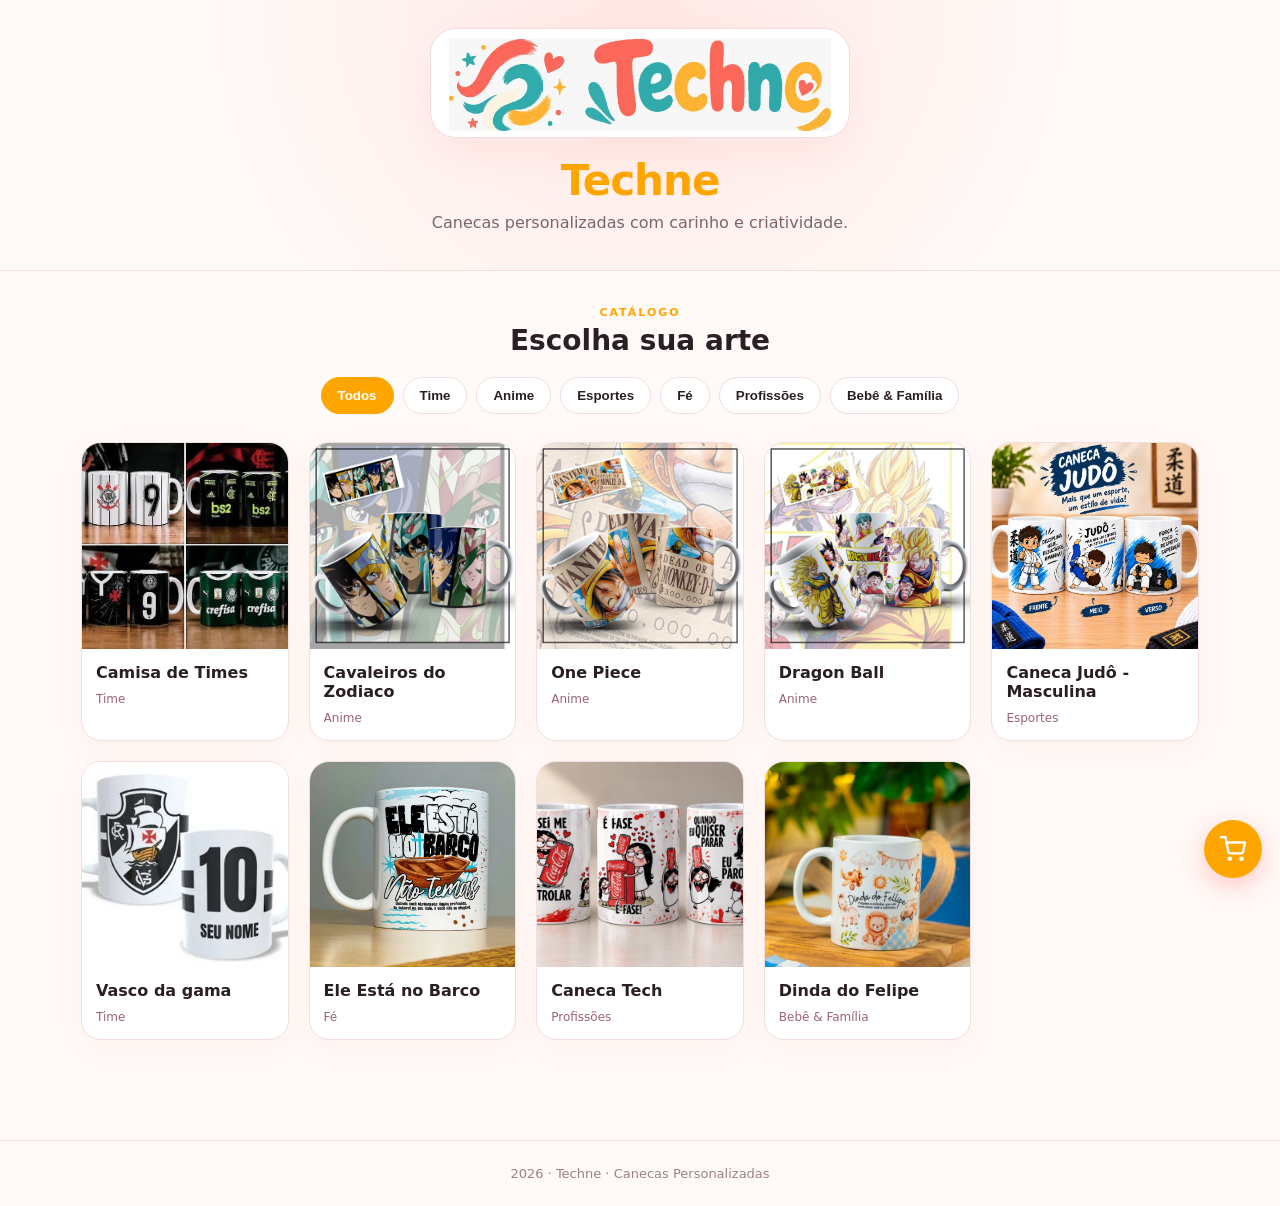
<file: index.html>
<!doctype html>
<html lang="pt-BR">
<head>
<meta charset="utf-8">
<meta name="viewport" content="width=device-width,initial-scale=1">
<meta name="theme-color" content="#FB675B">
<title>Techne · Canecas Personalizadas</title>
<link rel="stylesheet" href="style.css">
</head>
<body>
<header class="hero">
  <div class="logo-card"><img id="logo" src="assets/logo.png" alt="Logo Techne"></div>
  <h1 id="store-name">Techne</h1>
  <p id="subtitle">Canecas personalizadas com carinho e criatividade.</p>
</header>

<main class="container">
  <div class="section-head">
    <div>
      <span class="eyebrow">CATÁLOGO</span>
      <h2>Escolha sua arte</h2>
    </div>
  </div>
  <nav id="filters" class="filters"></nav>
  <section id="catalog" class="grid"></section>
  <div id="empty" class="empty" hidden>Nenhuma caneca encontrada nesse tema.</div>
</main>

<!-- Botão flutuante do carrinho -->
<button id="cart-fab" class="cart-fab" aria-label="Abrir carrinho">
  <svg viewBox="0 0 24 24" width="26" height="26" fill="none" stroke="currentColor" stroke-width="2.2" stroke-linecap="round" stroke-linejoin="round">
    <circle cx="9" cy="21" r="1"/><circle cx="20" cy="21" r="1"/>
    <path d="M1 1h4l2.68 13.39a2 2 0 0 0 2 1.61h9.72a2 2 0 0 0 2-1.61L23 6H6"/>
  </svg>
  <span id="cart-count" class="cart-count" hidden>0</span>
</button>

<!-- Modal do produto -->
<div id="modal" class="modal" hidden>
  <div class="modal-card">
    <button class="close" aria-label="Fechar">×</button>
    <img id="modal-img" alt="">
    <div class="modal-info">
      <span id="modal-theme" class="pill"></span>
      <h2 id="modal-title"></h2>
      <p id="modal-description"></p>
      <p class="price-hint">A partir de R$ 28,00 · preço cai conforme a quantidade</p>
      <div class="qty-row">
        <button type="button" class="qty-btn" id="modal-minus">−</button>
        <span id="modal-qty">1</span>
        <button type="button" class="qty-btn" id="modal-plus">+</button>
      </div>
      <button type="button" class="button add-btn" id="modal-add">Adicionar ao carrinho</button>
    </div>
  </div>
</div>

<!-- Modal do carrinho -->
<div id="cart-modal" class="modal" hidden>
  <div class="modal-card cart-card">
    <button class="close" id="cart-close" aria-label="Fechar">×</button>
    <div class="cart-header">
      <h2>Seu carrinho</h2>
      <p id="cart-tiers">1 un = R$35 · 2–6 = R$32 · 7–10 = R$30 · 11+ = R$28</p>
    </div>
    <div id="cart-items" class="cart-items"></div>
    <div id="cart-empty" class="cart-empty" hidden>Seu carrinho está vazio.</div>
    <div class="cart-footer">
      <div class="cart-total">
        <span>Total</span>
        <strong id="cart-total-value">R$ 0,00</strong>
      </div>
      <p class="unit-price" id="unit-price-info"></p>
      <div class="seller-choice">
        <span>Escolha o vendedor:</span>
        <div class="seller-btns">
          <button type="button" class="seller-btn active" data-seller="1" id="seller1-btn">Vendedor 1</button>
          <button type="button" class="seller-btn" data-seller="2" id="seller2-btn">Vendedor 2</button>
        </div>
      </div>
      <button type="button" class="button whatsapp-btn" id="send-whatsapp" disabled>Enviar pedido pelo WhatsApp</button>
    </div>
  </div>
</div>

<footer><span id="year"></span> · Techne · Canecas Personalizadas</footer>
<script src="app.js"></script>
</body>
</html>
</file>
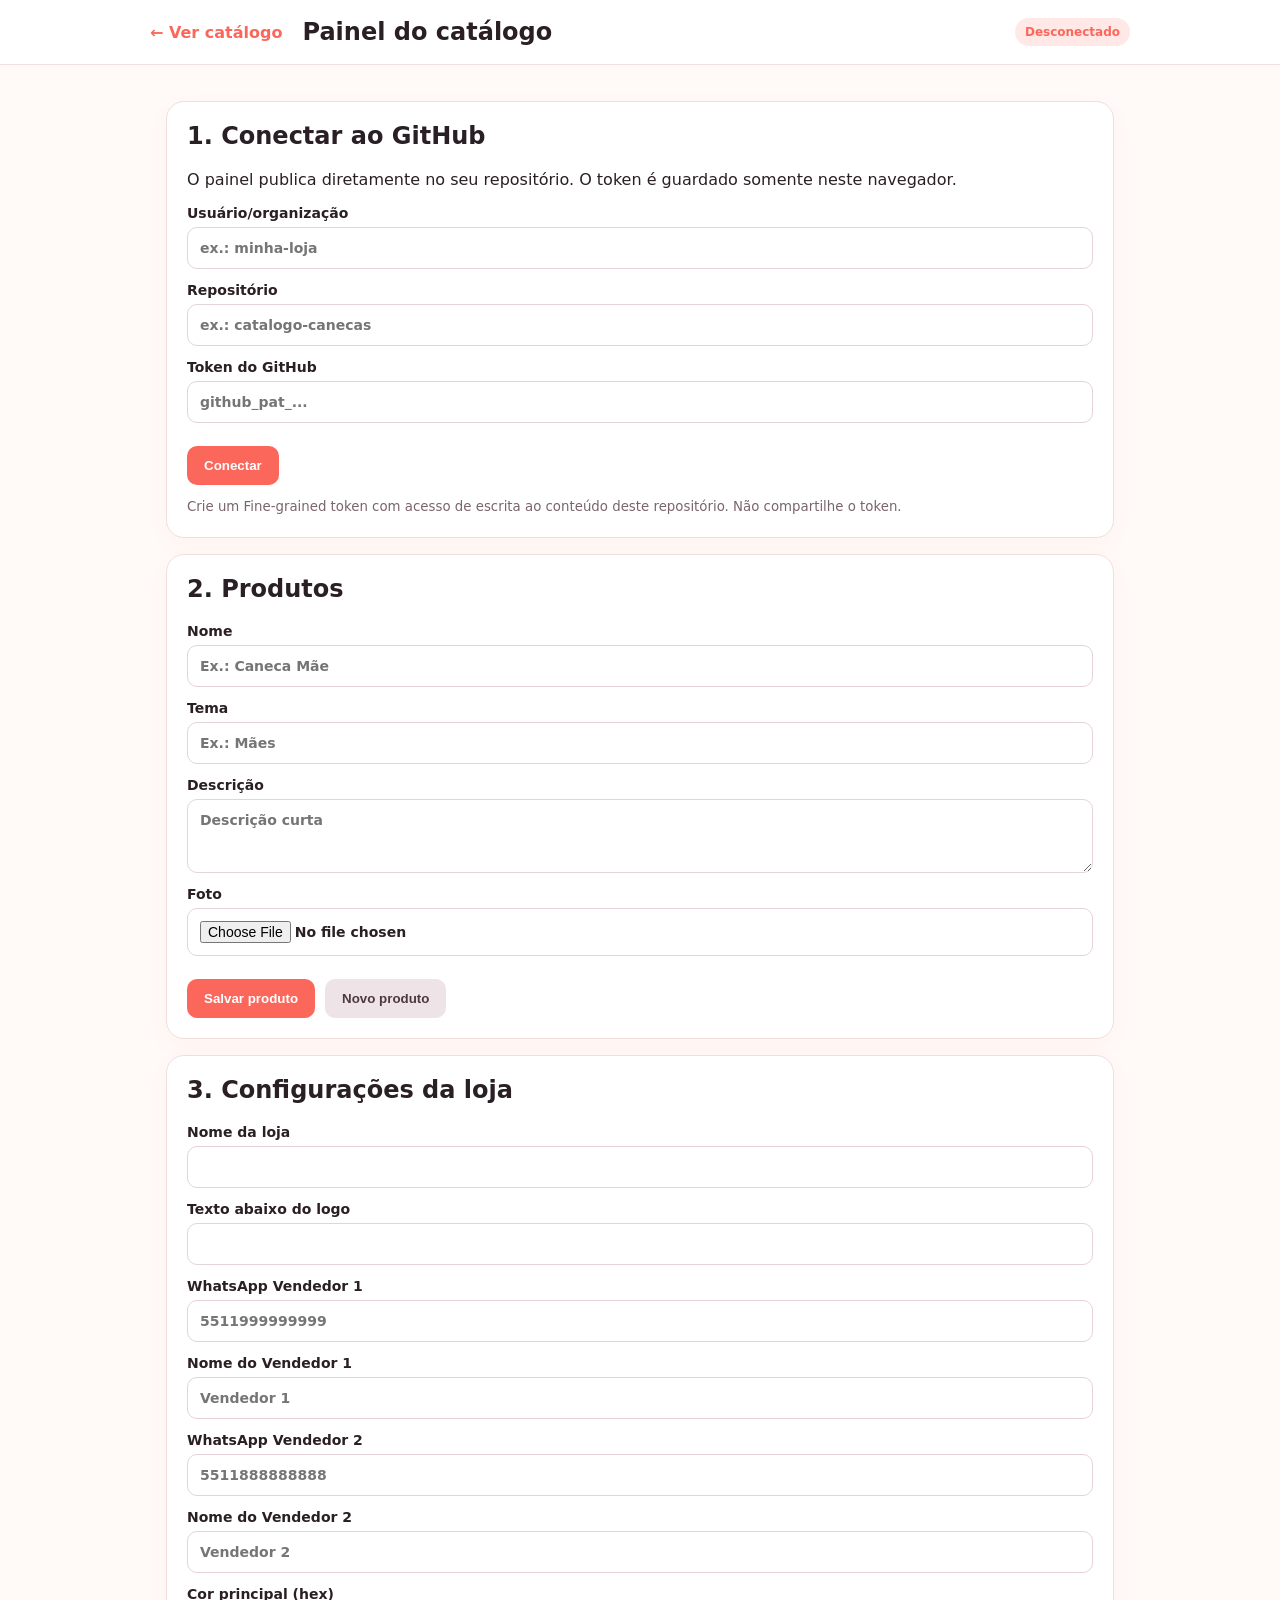
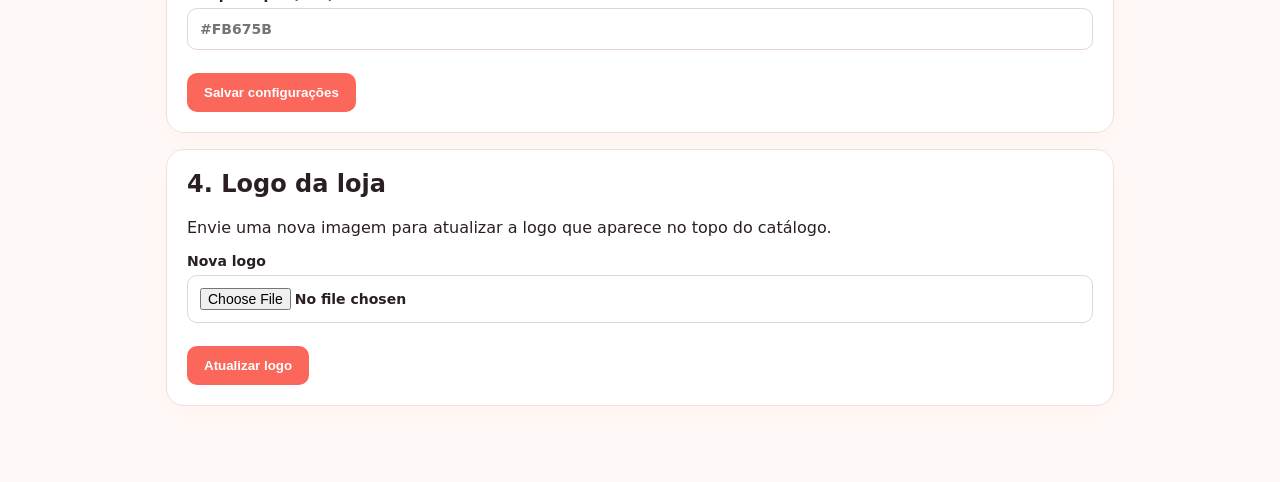
<file: admin.html>
<!doctype html>
<html lang="pt-BR">
<head>
<meta charset="utf-8">
<meta name="viewport" content="width=device-width,initial-scale=1">
<meta name="theme-color" content="#FB675B">
<title>Painel · Techne</title>
<link rel="stylesheet" href="admin.css">
</head>
<body>
<header>
  <a href="./">← Ver catálogo</a>
  <h1>Painel do catálogo</h1>
  <span id="status">Desconectado</span>
</header>
<main>
  <section class="box" id="connection">
    <h2>1. Conectar ao GitHub</h2>
    <p>O painel publica diretamente no seu repositório. O token é guardado somente neste navegador.</p>
    <label>Usuário/organização <input id="owner" placeholder="ex.: minha-loja"></label>
    <label>Repositório <input id="repo" placeholder="ex.: catalogo-canecas"></label>
    <label>Token do GitHub <input id="token" type="password" placeholder="github_pat_..."></label>
    <button id="connect">Conectar</button>
    <small>Crie um Fine-grained token com acesso de escrita ao conteúdo deste repositório. Não compartilhe o token.</small>
  </section>

  <section class="box">
    <h2>2. Produtos</h2>
    <form id="product-form">
      <input type="hidden" id="pid">
      <input type="hidden" id="oldimage">
      <label>Nome <input id="title" required placeholder="Ex.: Caneca Mãe"></label>
      <label>Tema <input id="theme" required placeholder="Ex.: Mães"></label>
      <label>Descrição <textarea id="description" rows="3" placeholder="Descrição curta"></textarea></label>
      <label>Foto <input id="photo" type="file" accept="image/*"></label>
      <div class="preview"><img id="preview"></div>
      <div class="row">
        <button type="submit">Salvar produto</button>
        <button type="button" class="secondary" id="clear">Novo produto</button>
      </div>
    </form>
    <div id="products"></div>
  </section>

  <section class="box">
    <h2>3. Configurações da loja</h2>
    <label>Nome da loja <input id="storeName"></label>
    <label>Texto abaixo do logo <input id="subtitle"></label>
    <label>WhatsApp Vendedor 1 <input id="whatsapp1" placeholder="5511999999999"></label>
    <label>Nome do Vendedor 1 <input id="seller1Name" placeholder="Vendedor 1"></label>
    <label>WhatsApp Vendedor 2 <input id="whatsapp2" placeholder="5511888888888"></label>
    <label>Nome do Vendedor 2 <input id="seller2Name" placeholder="Vendedor 2"></label>
    <label>Cor principal (hex) <input id="primaryColor" placeholder="#FB675B"></label>
    <button id="saveconfig">Salvar configurações</button>
  </section>

  <section class="box">
    <h2>4. Logo da loja</h2>
    <p>Envie uma nova imagem para atualizar a logo que aparece no topo do catálogo.</p>
    <label>Nova logo <input id="logo-file" type="file" accept="image/*"></label>
    <div class="preview"><img id="logo-preview" style="max-height:80px"></div>
    <button id="save-logo">Atualizar logo</button>
  </section>
</main>
<script src="admin.js"></script>
</body>
</html>
</file>
<file: style.css>
:root {
  --coral: #FB675B;
  --teal: #2AA8A9;
  --yellow: #F9C74F;
  --pink: #FB675B;
  --pink2: #FFE8E5;
  --ink: #2A1F24;
  --muted: #7A656C;
  --bg: #FFF9F7;
  --card: #fff;
  --line: #F0DFDC;
  --success: #25D366;
}

* { box-sizing: border-box; }
html { scroll-behavior: smooth; }
body {
  margin: 0;
  background: var(--bg);
  color: var(--ink);
  font-family: Inter, system-ui, -apple-system, Segoe UI, Arial, sans-serif;
}

/* Hero */
.hero {
  text-align: center;
  padding: 28px 16px 38px;
  background: radial-gradient(circle at 50% 0, #FFE8E5 0%, #FFF9F7 62%);
  border-bottom: 1px solid var(--line);
}
.logo-card {
  width: min(420px, 90vw);
  height: 110px;
  margin: 0 auto 18px;
  background: #fff;
  border: 1px solid var(--line);
  border-radius: 26px;
  display: grid;
  place-items: center;
  overflow: hidden;
  box-shadow: 0 15px 40px #FB675B15;
  padding: 10px 18px;
}
.logo-card img {
  width: 100%;
  height: 100%;
  object-fit: contain;
}
.hero h1 {
  margin: 0;
  font-size: clamp(27px, 6vw, 42px);
  letter-spacing: -1px;
  color: var(--coral);
}
.hero p { margin: 8px 0 0; color: var(--muted); }

/* Layout */
.container {
  max-width: 1150px;
  margin: auto;
  padding: 30px 16px 100px;
}
.section-head {
  display: flex;
  justify-content: center;
  text-align: center;
}
.eyebrow {
  font-size: 11px;
  letter-spacing: 2px;
  color: var(--coral);
  font-weight: 900;
}
.section-head h2 { margin: 4px 0 20px; font-size: 28px; }

/* Filters */
.filters {
  display: flex;
  gap: 9px;
  justify-content: center;
  flex-wrap: wrap;
  margin: 0 0 28px;
}
.filter {
  border: 1px solid var(--line);
  background: #fff;
  color: var(--ink);
  border-radius: 999px;
  padding: 10px 16px;
  font-weight: 800;
  cursor: pointer;
  transition: .18s;
}
.filter:hover, .filter.active {
  background: var(--coral);
  border-color: var(--coral);
  color: #fff;
}

/* Grid */
.grid {
  display: grid;
  grid-template-columns: repeat(auto-fill, minmax(205px, 1fr));
  gap: 20px;
}
.card {
  background: #fff;
  border: 1px solid var(--line);
  border-radius: 20px;
  overflow: hidden;
  box-shadow: 0 8px 30px #FB675B0b;
  cursor: pointer;
  transition: .2s;
}
.card:hover {
  transform: translateY(-4px);
  box-shadow: 0 16px 35px #FB675B17;
}
.card img {
  width: 100%;
  aspect-ratio: 1/1;
  display: block;
  object-fit: cover;
  background: #f6f1f3;
}
.card-body { padding: 14px; }
.card h3 { font-size: 16px; margin: 0 0 6px; }
.tag, .pill {
  font-size: 12px;
  color: #9b6278;
}
.pill {
  display: inline-block;
  background: var(--pink2);
  border-radius: 999px;
  padding: 6px 10px;
  font-weight: 800;
  color: var(--coral);
}

.empty {
  text-align: center;
  padding: 50px;
  color: var(--muted);
}

footer {
  text-align: center;
  padding: 25px;
  color: #9a818b;
  border-top: 1px solid var(--line);
  font-size: 13px;
}

/* Modal base */
.modal {
  position: fixed;
  z-index: 30;
  inset: 0;
  background: #24151cb5;
  display: grid;
  place-items: center;
  padding: 16px;
}
.modal[hidden] { display: none; }
.modal-card {
  position: relative;
  width: min(800px, 100%);
  background: #fff;
  border-radius: 24px;
  overflow: hidden;
  display: grid;
  grid-template-columns: 1fr 1fr;
  max-height: 92vh;
}
.modal-card > img {
  width: 100%;
  height: 100%;
  min-height: 380px;
  object-fit: cover;
}
.modal-info {
  padding: 34px;
  display: flex;
  flex-direction: column;
  justify-content: center;
  overflow-y: auto;
}
.modal-info h2 { font-size: 28px; margin: 12px 0; }
.modal-info p { color: var(--muted); line-height: 1.55; margin: 0 0 8px; }
.price-hint {
  font-size: 13px !important;
  color: var(--teal) !important;
  font-weight: 700;
  margin-bottom: 16px !important;
}
.close {
  position: absolute;
  right: 12px;
  top: 12px;
  width: 40px;
  height: 40px;
  border: 0;
  border-radius: 50%;
  background: #fff;
  font-size: 28px;
  cursor: pointer;
  z-index: 2;
  box-shadow: 0 4px 15px #0002;
  line-height: 1;
}

/* Quantity controls */
.qty-row {
  display: flex;
  align-items: center;
  gap: 14px;
  margin: 12px 0 18px;
}
.qty-btn {
  width: 40px;
  height: 40px;
  border-radius: 12px;
  border: 1px solid var(--line);
  background: #fff;
  font-size: 22px;
  font-weight: 700;
  cursor: pointer;
  color: var(--ink);
  display: grid;
  place-items: center;
  transition: .15s;
}
.qty-btn:hover { background: var(--pink2); border-color: var(--coral); }
#modal-qty {
  font-size: 20px;
  font-weight: 800;
  min-width: 28px;
  text-align: center;
}

.button, .add-btn {
  display: block;
  width: 100%;
  text-align: center;
  text-decoration: none;
  background: var(--coral);
  color: #fff;
  border: 0;
  border-radius: 12px;
  padding: 14px 18px;
  font-weight: 900;
  font-size: 15px;
  cursor: pointer;
  transition: .18s;
}
.button:hover, .add-btn:hover { filter: brightness(1.05); }
.button:disabled {
  opacity: .5;
  cursor: not-allowed;
}

/* Floating cart button */
.cart-fab {
  position: fixed;
  right: 18px;
  bottom: 22px;
  width: 58px;
  height: 58px;
  border-radius: 50%;
  border: 0;
  background: var(--coral);
  color: #fff;
  box-shadow: 0 8px 24px #FB675B55;
  cursor: pointer;
  z-index: 25;
  display: grid;
  place-items: center;
  transition: .2s;
}
.cart-fab:hover { transform: scale(1.06); }
.cart-count {
  position: absolute;
  top: -4px;
  right: -4px;
  background: var(--teal);
  color: #fff;
  font-size: 12px;
  font-weight: 900;
  min-width: 22px;
  height: 22px;
  border-radius: 999px;
  display: grid;
  place-items: center;
  padding: 0 5px;
  border: 2px solid #fff;
}
.cart-count[hidden] { display: none; }

/* Cart modal */
.cart-card {
  grid-template-columns: 1fr !important;
  width: min(480px, 100%);
  max-height: 90vh;
  display: flex;
  flex-direction: column;
}
.cart-header {
  padding: 22px 22px 10px;
  border-bottom: 1px solid var(--line);
}
.cart-header h2 { margin: 0 0 6px; font-size: 22px; }
.cart-header p {
  margin: 0;
  font-size: 12px;
  color: var(--muted);
  line-height: 1.4;
}
.cart-items {
  flex: 1;
  overflow-y: auto;
  padding: 12px 18px;
}
.cart-item {
  display: grid;
  grid-template-columns: 64px 1fr auto;
  gap: 12px;
  align-items: center;
  padding: 12px 0;
  border-bottom: 1px solid var(--line);
}
.cart-item img {
  width: 64px;
  height: 64px;
  object-fit: cover;
  border-radius: 12px;
}
.cart-item h4 {
  margin: 0 0 4px;
  font-size: 15px;
}
.cart-item .theme {
  font-size: 12px;
  color: var(--muted);
}
.cart-item-qty {
  display: flex;
  align-items: center;
  gap: 8px;
}
.cart-item-qty button {
  width: 30px;
  height: 30px;
  border-radius: 8px;
  border: 1px solid var(--line);
  background: #fff;
  font-size: 16px;
  font-weight: 700;
  cursor: pointer;
}
.cart-item-qty span {
  font-weight: 800;
  min-width: 20px;
  text-align: center;
}
.cart-empty {
  text-align: center;
  padding: 40px 20px;
  color: var(--muted);
}
.cart-footer {
  padding: 16px 22px 22px;
  border-top: 1px solid var(--line);
  background: #fff;
}
.cart-total {
  display: flex;
  justify-content: space-between;
  align-items: center;
  font-size: 18px;
  margin-bottom: 4px;
}
.cart-total strong {
  font-size: 24px;
  color: var(--coral);
}
.unit-price {
  font-size: 13px;
  color: var(--teal);
  font-weight: 700;
  margin: 0 0 14px;
}
.seller-choice {
  margin-bottom: 14px;
}
.seller-choice > span {
  display: block;
  font-size: 13px;
  font-weight: 800;
  margin-bottom: 8px;
}
.seller-btns {
  display: flex;
  gap: 10px;
}
.seller-btn {
  flex: 1;
  padding: 12px;
  border-radius: 12px;
  border: 2px solid var(--line);
  background: #fff;
  font-weight: 800;
  cursor: pointer;
  transition: .15s;
  font-size: 14px;
}
.seller-btn.active {
  border-color: var(--teal);
  background: #E6F7F7;
  color: var(--teal);
}
.whatsapp-btn {
  background: var(--success) !important;
}

/* Responsive */
@media (max-width: 650px) {
  .logo-card { height: 90px; }
  .grid {
    grid-template-columns: repeat(2, minmax(0, 1fr));
    gap: 12px;
  }
  .card-body { padding: 11px; }
  .card h3 { font-size: 14px; }
  .modal-card {
    grid-template-columns: 1fr;
  }
  .modal-card > img {
    min-height: 0;
    max-height: 45vh;
  }
  .modal-info {
    padding: 20px;
  }
  .modal-info h2 { font-size: 22px; }
  .cart-fab {
    right: 14px;
    bottom: 16px;
  }
}
</file>
<file: admin.css>
* { box-sizing: border-box; }
body {
  margin: 0;
  background: #FFF9F7;
  color: #2A1F24;
  font-family: Inter, system-ui, Arial;
}
header {
  padding: 18px max(16px, calc((100% - 980px) / 2));
  background: #fff;
  border-bottom: 1px solid #F0DFDC;
  display: flex;
  align-items: center;
  gap: 20px;
  flex-wrap: wrap;
}
header h1 { margin: 0; font-size: 24px; flex: 1; }
header a {
  color: #FB675B;
  text-decoration: none;
  font-weight: 800;
}
#status {
  font-size: 12px;
  background: #FFE8E5;
  padding: 7px 10px;
  border-radius: 999px;
  color: #FB675B;
  font-weight: 700;
}
main {
  max-width: 980px;
  margin: auto;
  padding: 20px 16px 60px;
}
.box {
  background: #fff;
  border: 1px solid #F0DFDC;
  border-radius: 18px;
  padding: 20px;
  margin: 16px 0;
  box-shadow: 0 8px 25px #FB675B09;
}
.box h2 { margin-top: 0; }
label {
  display: block;
  font-weight: 800;
  font-size: 14px;
  margin: 13px 0;
}
input, textarea {
  display: block;
  width: 100%;
  margin-top: 6px;
  border: 1px solid #E6D2DA;
  border-radius: 10px;
  padding: 12px;
  font: inherit;
  background: #fff;
}
button {
  border: 0;
  border-radius: 10px;
  padding: 12px 17px;
  background: #FB675B;
  color: #fff;
  font-weight: 900;
  cursor: pointer;
  margin-top: 10px;
}
.secondary {
  background: #eee3e7;
  color: #4c3942;
}
.row {
  display: flex;
  gap: 10px;
  flex-wrap: wrap;
}
.preview img {
  max-width: 180px;
  max-height: 180px;
  border-radius: 12px;
  margin-top: 10px;
  display: none;
}
small {
  display: block;
  color: #7A656C;
  margin-top: 12px;
  line-height: 1.5;
}
.item {
  display: grid;
  grid-template-columns: 80px 1fr auto;
  gap: 14px;
  align-items: center;
  border-top: 1px solid #F0DFDC;
  padding: 14px 0;
}
.item img {
  width: 80px;
  height: 80px;
  object-fit: cover;
  border-radius: 12px;
}
.item h3 { margin: 0 0 4px; font-size: 15px; }
.item p { margin: 0; color: #7A656C; font-size: 13px; }
@media (max-width: 600px) {
  .item { grid-template-columns: 65px 1fr; }
  .item img { width: 65px; height: 65px; }
  .item .actions { grid-column: 2; }
  .item button { margin-right: 5px; }
}
</file>
